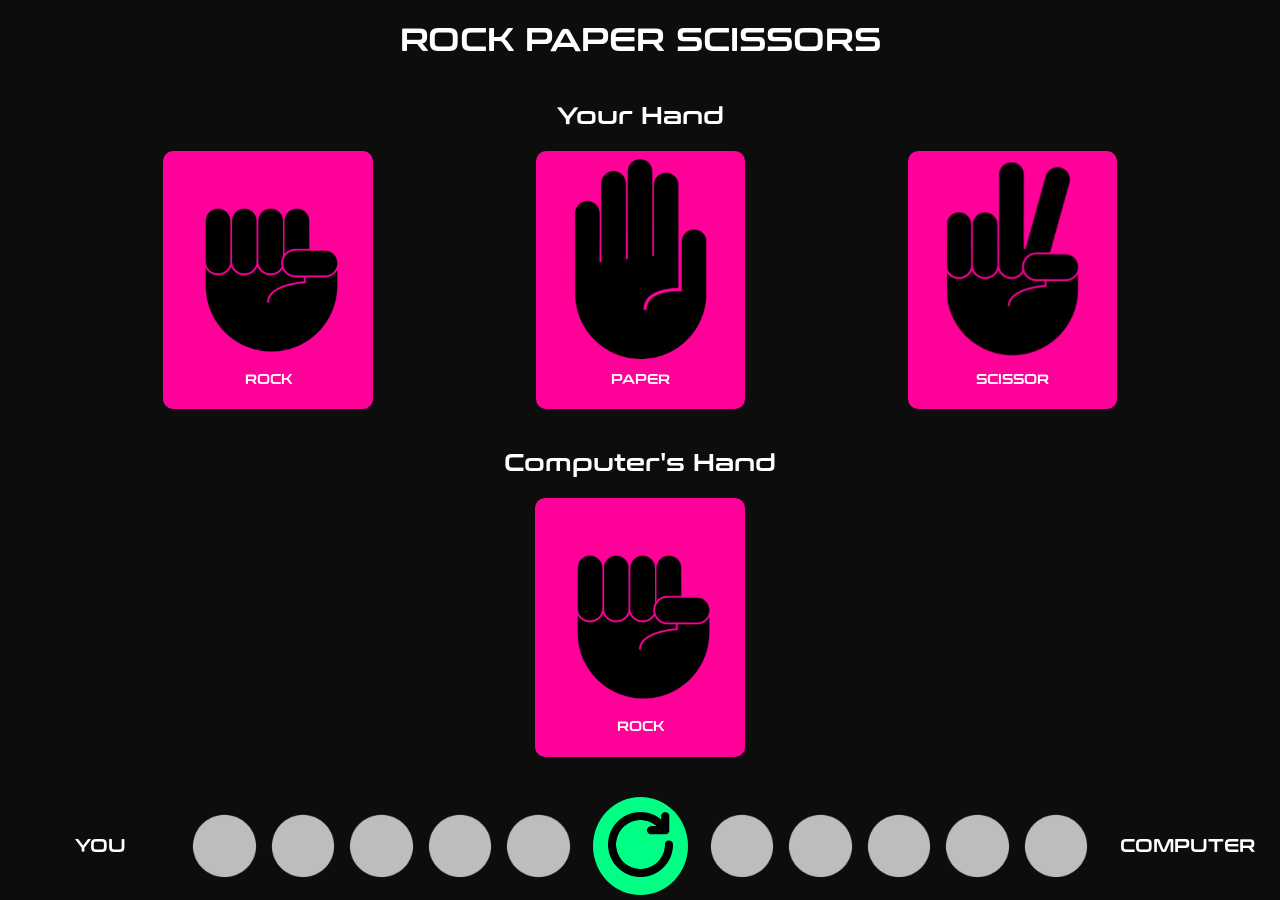
<file: index.html>
<!doctype html>
<html lang="en">

<head>
    <meta charset="UTF-8" />
    <meta name="viewport" content="width=device-width, initial-scale=1.0" />
    <title>ODIN RPS</title>
    <link rel="stylesheet" href="style.css" />
    <script src="script.js" defer></script>
</head>

<body>
    <h1 class="title">ROCK PAPER SCISSORS</h1>
    <div class="players">
        <div class="human">
            <h2 class="player-name">Your Hand</h2>
            <div class="human-choices">
                <button class="choice" id="rock">
                    <img src="img/odin-rock.png" />
                    <p>ROCK</p>
                </button>
                <button class="choice" id="paper">
                    <img src="img/odin-paper.png" />
                    <p>PAPER</p>
                </button>
                <button class="choice" id="scissor">
                    <img src="img/odin-scissor.png" />
                    <p>SCISSOR</p>
                </button>
            </div>
            <div class="computer">
                <h2>Computer's Hand</h2>
                <button class="comp-choice">
                    <img src="img/odin-rock.png" id="comp-img" />
                    <p id="comp-text">ROCK</p>
                </button>
            </div>
        </div>
    </div>
    <div class="score-bar">
        <div class="score-side left-side">
            <p>YOU</p>
            <div class="human-results">
                <div class="result" data-index="1">
                    <img src="img/odin-rps-placeholder.png" />
                </div>
                <div class="result" data-index="2">
                    <img src="img/odin-rps-placeholder.png" />
                </div>
                <div class="result" data-index="3">
                    <img src="img/odin-rps-placeholder.png" />
                </div>
                <div class="result" data-index="4">
                    <img src="img/odin-rps-placeholder.png" />
                </div>
                <div class="result" data-index="5">
                    <img src="img/odin-rps-placeholder.png" />
                </div>
            </div>
        </div>
        <button class="nexticon" id="continue">
            <img src="img/restart-icon.png" />
        </button>
        <div class="score-side right-side">
            <div class="comp-results">
                <div class="result" data-index="5">
                    <img src="img/odin-rps-placeholder.png" />
                </div>
                <div class="result" data-index="4">
                    <img src="img/odin-rps-placeholder.png" />
                </div>
                <div class="result" data-index="3">
                    <img src="img/odin-rps-placeholder.png" />
                </div>
                <div class="result" data-index="2">
                    <img src="img/odin-rps-placeholder.png" />
                </div>
                <div class="result" data-index="1">
                    <img src="img/odin-rps-placeholder.png" />
                </div>
            </div>
            <p style="margin-right: 20px">COMPUTER</p>
        </div>
    </div>
</body>

</html>
</file>
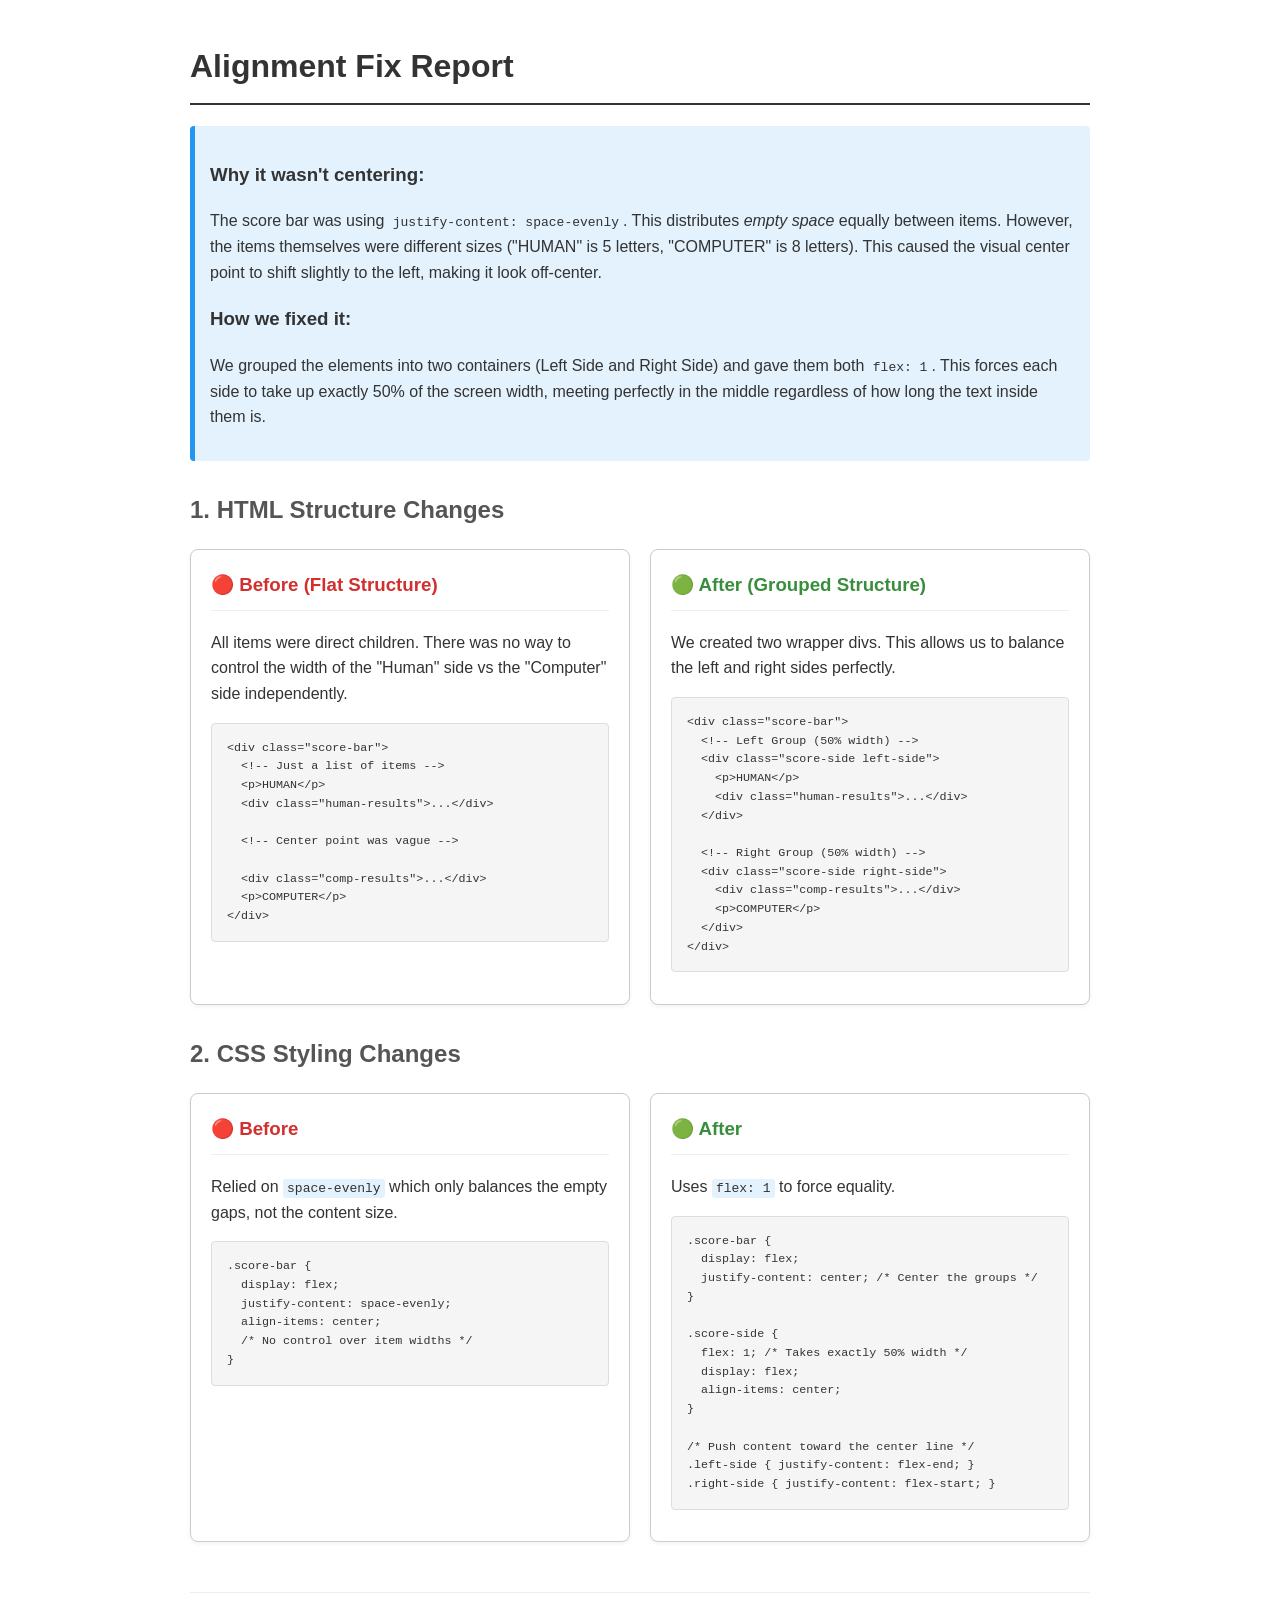
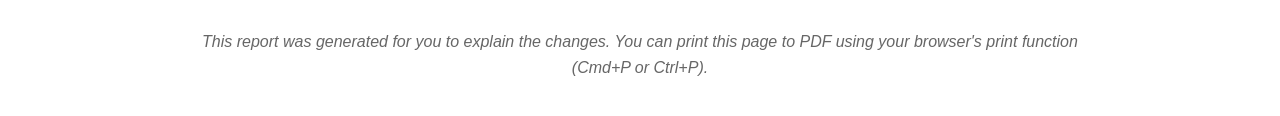
<file: alignment_fix_report.html>
<!DOCTYPE html>
<html lang="en">
<head>
    <meta charset="UTF-8">
    <meta name="viewport" content="width=device-width, initial-scale=1.0">
    <title>Score Bar Alignment Fix Report</title>
    <style>
        body { font-family: sans-serif; line-height: 1.6; max-width: 900px; margin: 0 auto; padding: 20px; color: #333; }
        h1 { border-bottom: 2px solid #333; padding-bottom: 10px; }
        h2 { margin-top: 30px; color: #555; }
        .comparison { display: flex; gap: 20px; margin-bottom: 20px; }
        .box { flex: 1; border: 1px solid #ccc; border-radius: 8px; padding: 20px; background: #fff; box-shadow: 0 2px 4px rgba(0,0,0,0.05); }
        .box h3 { margin-top: 0; border-bottom: 1px solid #eee; padding-bottom: 10px; } 
        .box h3.before { color: #d32f2f; }
        .box h3.after { color: #388e3c; }
        pre { background: #f5f5f5; padding: 15px; overflow-x: auto; border-radius: 4px; font-size: 0.9em; border: 1px solid #ddd; }
        .explanation { background: #e3f2fd; border-left: 5px solid #2196f3; padding: 15px; margin: 20px 0; border-radius: 4px; }
        code { background: #e3f2fd; padding: 2px 4px; border-radius: 3px; font-family: monospace; }
        .note { font-style: italic; color: #666; margin-top: 50px; text-align: center; border-top: 1px solid #eee; padding-top: 20px; }
    </style>
</head>
<body>
    <h1>Alignment Fix Report</h1>
    
    <div class="explanation">
        <h3>Why it wasn't centering:</h3>
        <p>The score bar was using <code>justify-content: space-evenly</code>. This distributes <em>empty space</em> equally between items. However, the items themselves were different sizes ("HUMAN" is 5 letters, "COMPUTER" is 8 letters). This caused the visual center point to shift slightly to the left, making it look off-center.</p>
        
        <h3>How we fixed it:</h3>
        <p>We grouped the elements into two containers (Left Side and Right Side) and gave them both <code>flex: 1</code>. This forces each side to take up exactly 50% of the screen width, meeting perfectly in the middle regardless of how long the text inside them is.</p>
    </div>

    <h2>1. HTML Structure Changes</h2>
    <div class="comparison">
        <div class="box">
            <h3 class="before">🔴 Before (Flat Structure)</h3>
            <p>All items were direct children. There was no way to control the width of the "Human" side vs the "Computer" side independently.</p>
            <pre>&lt;div class="score-bar"&gt;
  &lt;!-- Just a list of items --&gt;
  &lt;p&gt;HUMAN&lt;/p&gt;
  &lt;div class="human-results"&gt;...&lt;/div&gt;
  
  &lt;!-- Center point was vague --&gt;

  &lt;div class="comp-results"&gt;...&lt;/div&gt;
  &lt;p&gt;COMPUTER&lt;/p&gt;
&lt;/div&gt;</pre>
        </div>
        <div class="box">
            <h3 class="after">🟢 After (Grouped Structure)</h3>
            <p>We created two wrapper divs. This allows us to balance the left and right sides perfectly.</p>
            <pre>&lt;div class="score-bar"&gt;
  &lt;!-- Left Group (50% width) --&gt;
  &lt;div class="score-side left-side"&gt;
    &lt;p&gt;HUMAN&lt;/p&gt;
    &lt;div class="human-results"&gt;...&lt;/div&gt;
  &lt;/div&gt;
  
  &lt;!-- Right Group (50% width) --&gt;
  &lt;div class="score-side right-side"&gt;
    &lt;div class="comp-results"&gt;...&lt;/div&gt;
    &lt;p&gt;COMPUTER&lt;/p&gt;
  &lt;/div&gt;
&lt;/div&gt;</pre>
        </div>
    </div>

    <h2>2. CSS Styling Changes</h2>
    <div class="comparison">
        <div class="box">
            <h3 class="before">🔴 Before</h3>
            <p>Relied on <code>space-evenly</code> which only balances the empty gaps, not the content size.</p>
            <pre>.score-bar {
  display: flex;
  justify-content: space-evenly;
  align-items: center;
  /* No control over item widths */
}</pre>
        </div>
        <div class="box">
            <h3 class="after">🟢 After</h3>
            <p>Uses <code>flex: 1</code> to force equality.</p>
            <pre>.score-bar {
  display: flex;
  justify-content: center; /* Center the groups */
}

.score-side {
  flex: 1; /* Takes exactly 50% width */
  display: flex;
  align-items: center;
}

/* Push content toward the center line */
.left-side { justify-content: flex-end; }
.right-side { justify-content: flex-start; }</pre>
        </div>
    </div>

    <div class="note">
        <p>This report was generated for you to explain the changes. You can print this page to PDF using your browser's print function (Cmd+P or Ctrl+P).</p>
    </div>
</body>
</html>
</file>
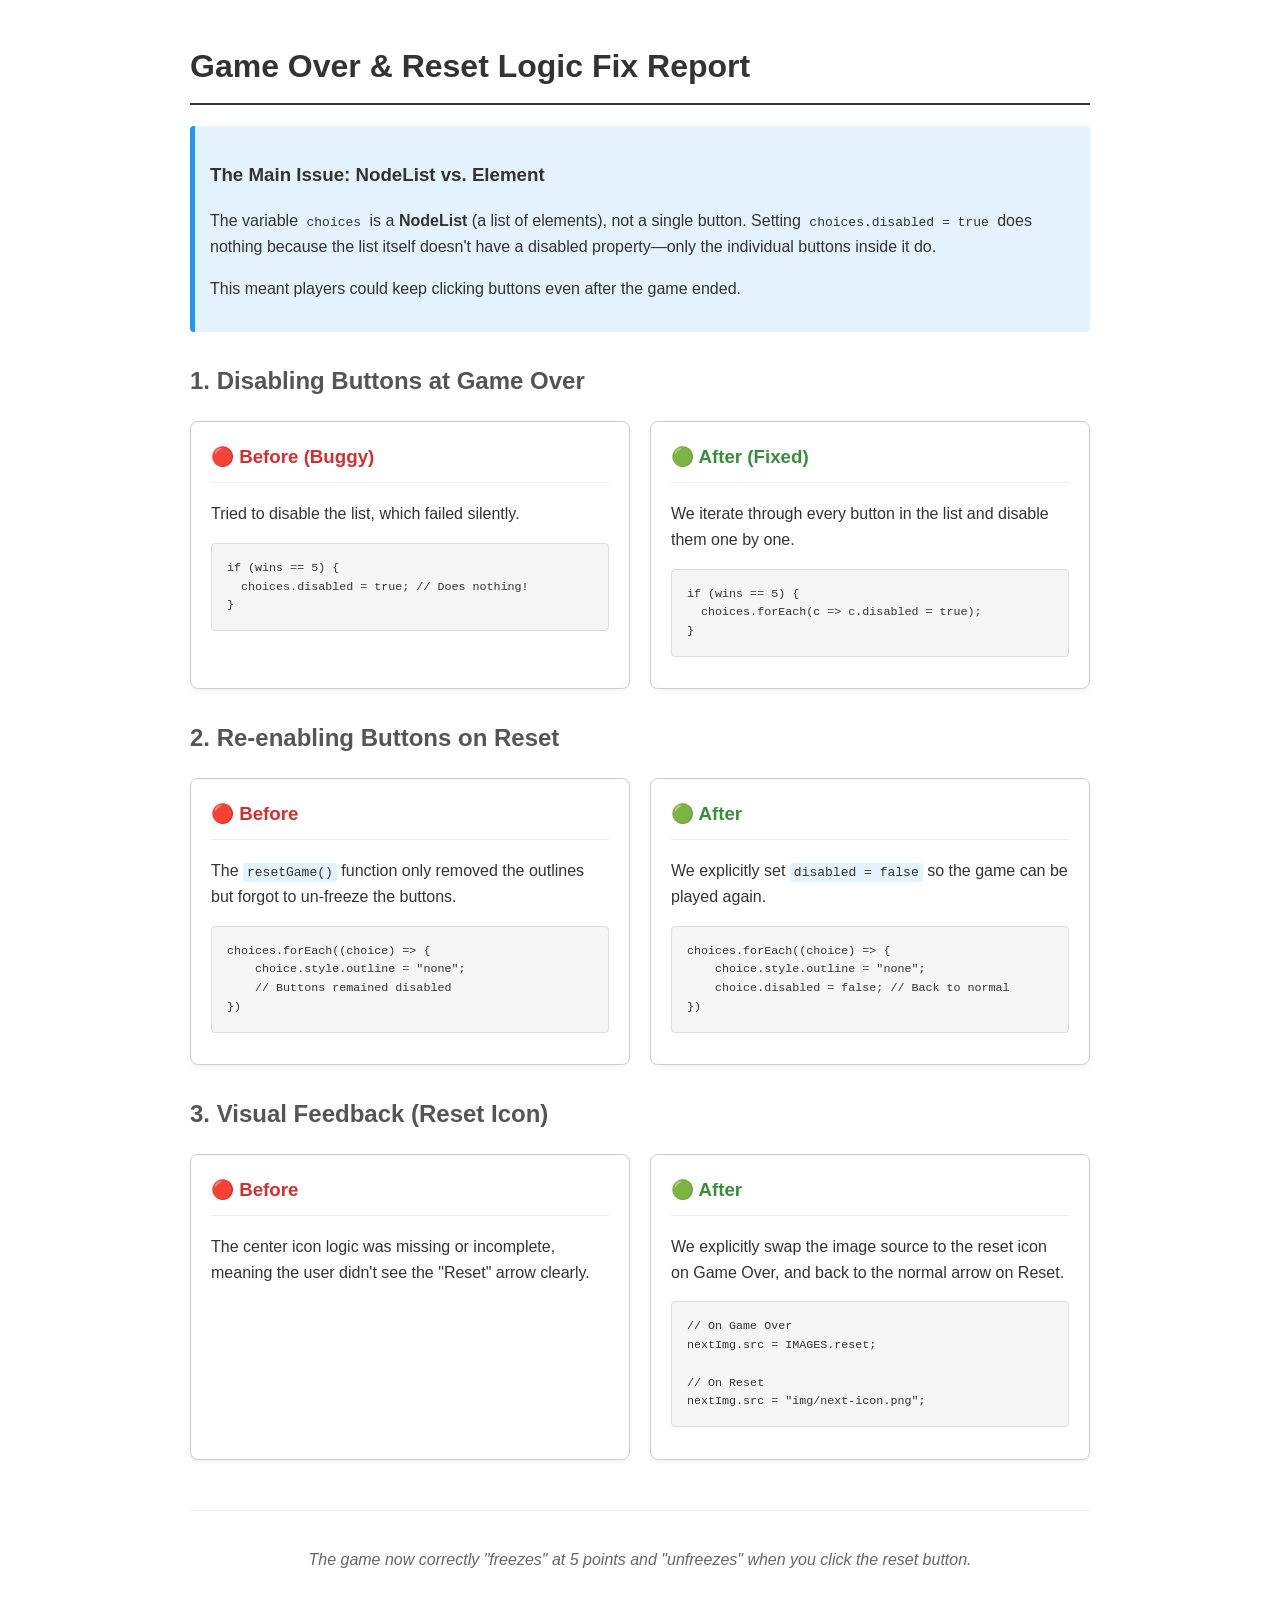
<file: game_over_fix_report.html>
<!DOCTYPE html>
<html lang="en">
<head>
    <meta charset="UTF-8">
    <meta name="viewport" content="width=device-width, initial-scale=1.0">
    <title>Game Over & Reset Logic Fix Report</title>
    <style>
        body { font-family: sans-serif; line-height: 1.6; max-width: 900px; margin: 0 auto; padding: 20px; color: #333; }
        h1 { border-bottom: 2px solid #333; padding-bottom: 10px; }
        h2 { margin-top: 30px; color: #555; }
        .comparison { display: flex; gap: 20px; margin-bottom: 20px; }
        .box { flex: 1; border: 1px solid #ccc; border-radius: 8px; padding: 20px; background: #fff; box-shadow: 0 2px 4px rgba(0,0,0,0.05); }
        .box h3 { margin-top: 0; border-bottom: 1px solid #eee; padding-bottom: 10px; } 
        .box h3.problem { color: #d32f2f; }
        .box h3.solution { color: #388e3c; }
        pre { background: #f5f5f5; padding: 15px; overflow-x: auto; border-radius: 4px; font-size: 0.9em; border: 1px solid #ddd; }
        .explanation { background: #e3f2fd; border-left: 5px solid #2196f3; padding: 15px; margin: 20px 0; border-radius: 4px; }
        code { background: #e3f2fd; padding: 2px 4px; border-radius: 3px; font-family: monospace; }
        .note { font-style: italic; color: #666; margin-top: 50px; text-align: center; border-top: 1px solid #eee; padding-top: 20px; }
    </style>
</head>
<body>
    <h1>Game Over & Reset Logic Fix Report</h1>
    
    <div class="explanation">
        <h3>The Main Issue: NodeList vs. Element</h3>
        <p>The variable <code>choices</code> is a <strong>NodeList</strong> (a list of elements), not a single button. Setting <code>choices.disabled = true</code> does nothing because the list itself doesn't have a disabled property—only the individual buttons inside it do.</p>
        <p>This meant players could keep clicking buttons even after the game ended.</p>
    </div>

    <h2>1. Disabling Buttons at Game Over</h2>
    <div class="comparison">
        <div class="box">
            <h3 class="problem">🔴 Before (Buggy)</h3>
            <p>Tried to disable the list, which failed silently.</p>
            <pre>if (wins == 5) {
  choices.disabled = true; // Does nothing!
}</pre>
        </div>
        <div class="box">
            <h3 class="solution">🟢 After (Fixed)</h3>
            <p>We iterate through every button in the list and disable them one by one.</p>
            <pre>if (wins == 5) {
  choices.forEach(c => c.disabled = true);
}</pre>
        </div>
    </div>

    <h2>2. Re-enabling Buttons on Reset</h2>
    <div class="comparison">
        <div class="box">
            <h3 class="problem">🔴 Before</h3>
            <p>The <code>resetGame()</code> function only removed the outlines but forgot to un-freeze the buttons.</p>
            <pre>choices.forEach((choice) => {
    choice.style.outline = "none";
    // Buttons remained disabled
})</pre>
        </div>
        <div class="box">
            <h3 class="solution">🟢 After</h3>
            <p>We explicitly set <code>disabled = false</code> so the game can be played again.</p>
            <pre>choices.forEach((choice) => {
    choice.style.outline = "none";
    choice.disabled = false; // Back to normal
})</pre>
        </div>
    </div>

    <h2>3. Visual Feedback (Reset Icon)</h2>
    <div class="comparison">
        <div class="box">
            <h3 class="problem">🔴 Before</h3>
            <p>The center icon logic was missing or incomplete, meaning the user didn't see the "Reset" arrow clearly.</p>
        </div>
        <div class="box">
            <h3 class="solution">🟢 After</h3>
            <p>We explicitly swap the image source to the reset icon on Game Over, and back to the normal arrow on Reset.</p>
            <pre>// On Game Over
nextImg.src = IMAGES.reset;

// On Reset
nextImg.src = "img/next-icon.png";</pre>
        </div>
    </div>

    <div class="note">
        <p>The game now correctly "freezes" at 5 points and "unfreezes" when you click the reset button.</p>
    </div>
</body>
</html>
</file>
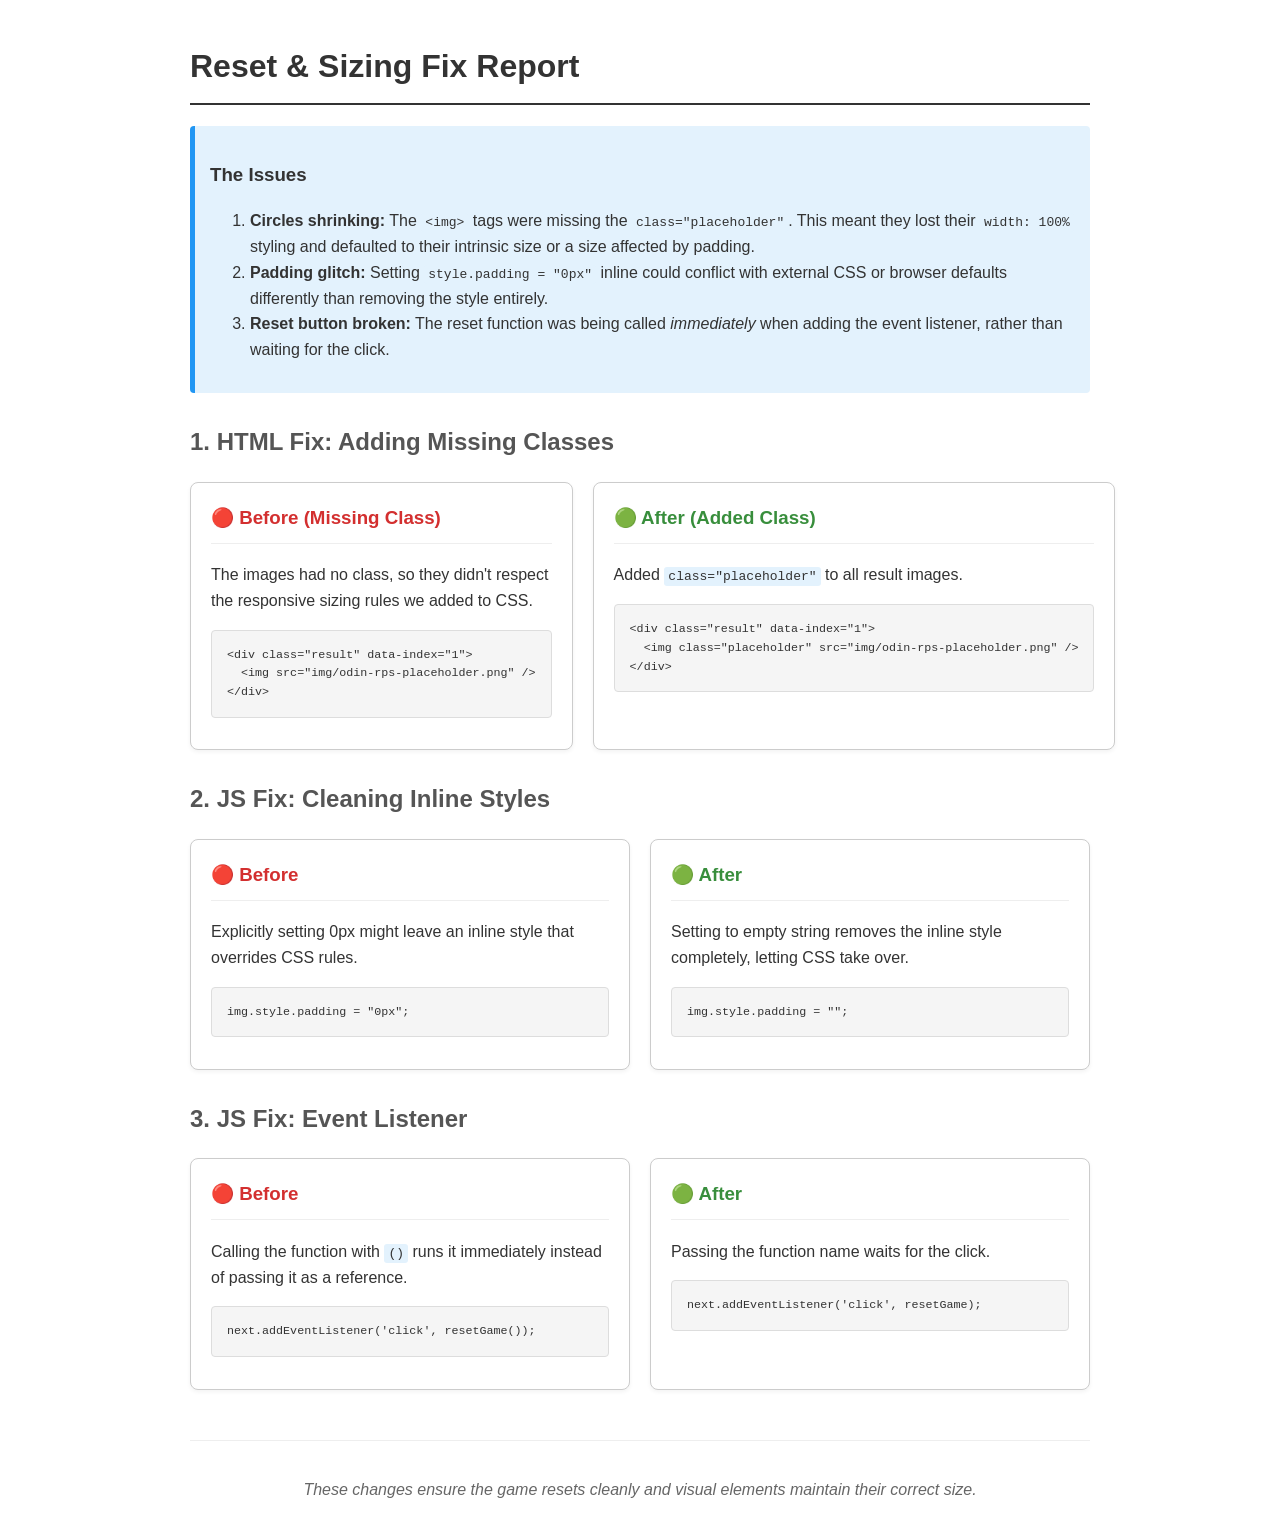
<file: reset_fix_report.html>
<!DOCTYPE html>
<html lang="en">
<head>
    <meta charset="UTF-8">
    <meta name="viewport" content="width=device-width, initial-scale=1.0">
    <title>Reset & Sizing Fix Report</title>
    <style>
        body { font-family: sans-serif; line-height: 1.6; max-width: 900px; margin: 0 auto; padding: 20px; color: #333; }
        h1 { border-bottom: 2px solid #333; padding-bottom: 10px; }
        h2 { margin-top: 30px; color: #555; }
        .comparison { display: flex; gap: 20px; margin-bottom: 20px; }
        .box { flex: 1; border: 1px solid #ccc; border-radius: 8px; padding: 20px; background: #fff; box-shadow: 0 2px 4px rgba(0,0,0,0.05); }
        .box h3 { margin-top: 0; border-bottom: 1px solid #eee; padding-bottom: 10px; } 
        .box h3.problem { color: #d32f2f; }
        .box h3.solution { color: #388e3c; }
        pre { background: #f5f5f5; padding: 15px; overflow-x: auto; border-radius: 4px; font-size: 0.9em; border: 1px solid #ddd; }
        .explanation { background: #e3f2fd; border-left: 5px solid #2196f3; padding: 15px; margin: 20px 0; border-radius: 4px; }
        code { background: #e3f2fd; padding: 2px 4px; border-radius: 3px; font-family: monospace; }
        .note { font-style: italic; color: #666; margin-top: 50px; text-align: center; border-top: 1px solid #eee; padding-top: 20px; }
    </style>
</head>
<body>
    <h1>Reset & Sizing Fix Report</h1>
    
    <div class="explanation">
        <h3>The Issues</h3>
        <ol>
            <li><strong>Circles shrinking:</strong> The <code>&lt;img&gt;</code> tags were missing the <code>class="placeholder"</code>. This meant they lost their <code>width: 100%</code> styling and defaulted to their intrinsic size or a size affected by padding.</li>
            <li><strong>Padding glitch:</strong> Setting <code>style.padding = "0px"</code> inline could conflict with external CSS or browser defaults differently than removing the style entirely.</li>
            <li><strong>Reset button broken:</strong> The reset function was being called <em>immediately</em> when adding the event listener, rather than waiting for the click.</li>
        </ol>
    </div>

    <h2>1. HTML Fix: Adding Missing Classes</h2>
    <div class="comparison">
        <div class="box">
            <h3 class="problem">🔴 Before (Missing Class)</h3>
            <p>The images had no class, so they didn't respect the responsive sizing rules we added to CSS.</p>
            <pre>&lt;div class="result" data-index="1"&gt;
  &lt;img src="img/odin-rps-placeholder.png" /&gt;
&lt;/div&gt;</pre>
        </div>
        <div class="box">
            <h3 class="solution">🟢 After (Added Class)</h3>
            <p>Added <code>class="placeholder"</code> to all result images.</p>
            <pre>&lt;div class="result" data-index="1"&gt;
  &lt;img class="placeholder" src="img/odin-rps-placeholder.png" /&gt;
&lt;/div&gt;</pre>
        </div>
    </div>

    <h2>2. JS Fix: Cleaning Inline Styles</h2>
    <div class="comparison">
        <div class="box">
            <h3 class="problem">🔴 Before</h3>
            <p>Explicitly setting 0px might leave an inline style that overrides CSS rules.</p>
            <pre>img.style.padding = "0px";</pre>
        </div>
        <div class="box">
            <h3 class="solution">🟢 After</h3>
            <p>Setting to empty string removes the inline style completely, letting CSS take over.</p>
            <pre>img.style.padding = "";</pre>
        </div>
    </div>

    <h2>3. JS Fix: Event Listener</h2>
    <div class="comparison">
        <div class="box">
            <h3 class="problem">🔴 Before</h3>
            <p>Calling the function with <code>()</code> runs it immediately instead of passing it as a reference.</p>
            <pre>next.addEventListener('click', resetGame());</pre>
        </div>
        <div class="box">
            <h3 class="solution">🟢 After</h3>
            <p>Passing the function name waits for the click.</p>
            <pre>next.addEventListener('click', resetGame);</pre>
        </div>
    </div>

    <div class="note">
        <p>These changes ensure the game resets cleanly and visual elements maintain their correct size.</p>
    </div>
</body>
</html>
</file>
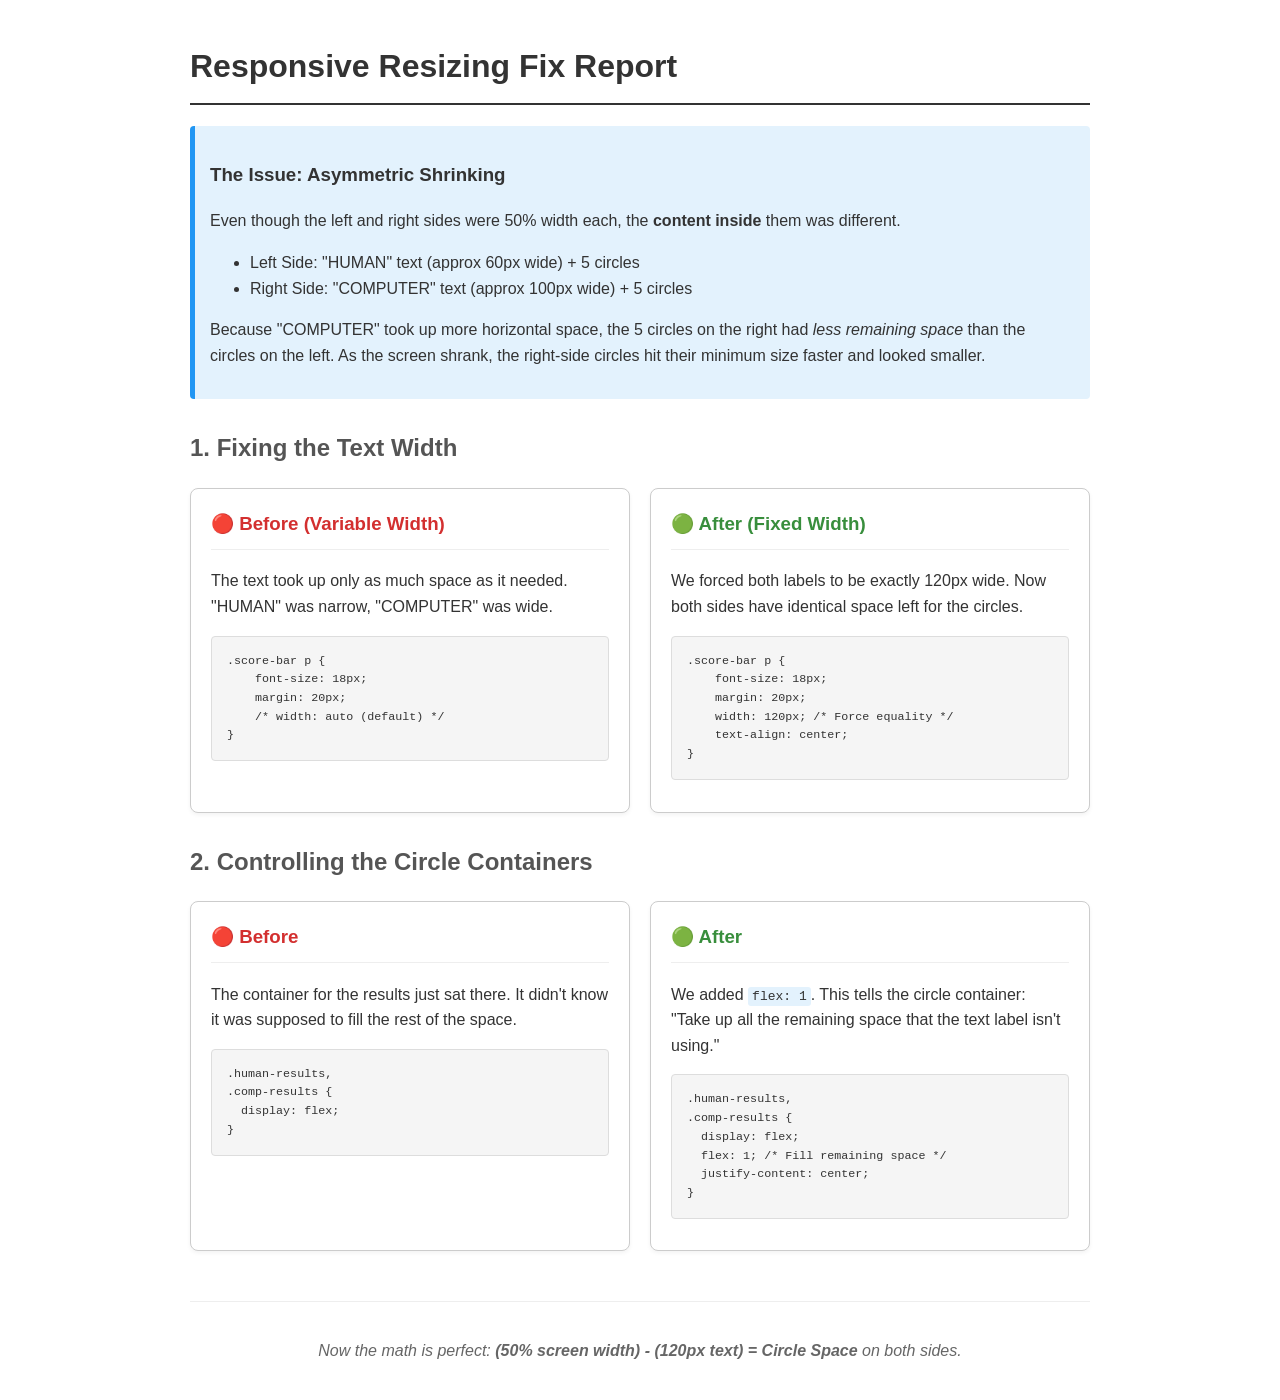
<file: lessons/responsive_fix_report.html>
<!DOCTYPE html>
<html lang="en">
<head>
    <meta charset="UTF-8">
    <meta name="viewport" content="width=device-width, initial-scale=1.0">
    <title>Responsive Score Bar Fix Report</title>
    <style>
        body { font-family: sans-serif; line-height: 1.6; max-width: 900px; margin: 0 auto; padding: 20px; color: #333; }
        h1 { border-bottom: 2px solid #333; padding-bottom: 10px; }
        h2 { margin-top: 30px; color: #555; }
        .comparison { display: flex; gap: 20px; margin-bottom: 20px; }
        .box { flex: 1; border: 1px solid #ccc; border-radius: 8px; padding: 20px; background: #fff; box-shadow: 0 2px 4px rgba(0,0,0,0.05); }
        .box h3 { margin-top: 0; border-bottom: 1px solid #eee; padding-bottom: 10px; } 
        .box h3.problem { color: #d32f2f; }
        .box h3.solution { color: #388e3c; }
        pre { background: #f5f5f5; padding: 15px; overflow-x: auto; border-radius: 4px; font-size: 0.9em; border: 1px solid #ddd; }
        .explanation { background: #e3f2fd; border-left: 5px solid #2196f3; padding: 15px; margin: 20px 0; border-radius: 4px; }
        code { background: #e3f2fd; padding: 2px 4px; border-radius: 3px; font-family: monospace; }
        .note { font-style: italic; color: #666; margin-top: 50px; text-align: center; border-top: 1px solid #eee; padding-top: 20px; }
    </style>
</head>
<body>
    <h1>Responsive Resizing Fix Report</h1>
    
    <div class="explanation">
        <h3>The Issue: Asymmetric Shrinking</h3>
        <p>Even though the left and right sides were 50% width each, the <strong>content inside</strong> them was different.</p>
        <ul>
            <li>Left Side: "HUMAN" text (approx 60px wide) + 5 circles</li>
            <li>Right Side: "COMPUTER" text (approx 100px wide) + 5 circles</li>
        </ul>
        <p>Because "COMPUTER" took up more horizontal space, the 5 circles on the right had <em>less remaining space</em> than the circles on the left. As the screen shrank, the right-side circles hit their minimum size faster and looked smaller.</p>
    </div>

    <h2>1. Fixing the Text Width</h2>
    <div class="comparison">
        <div class="box">
            <h3 class="problem">🔴 Before (Variable Width)</h3>
            <p>The text took up only as much space as it needed. "HUMAN" was narrow, "COMPUTER" was wide.</p>
            <pre>.score-bar p {
    font-size: 18px;
    margin: 20px;
    /* width: auto (default) */
}</pre>
        </div>
        <div class="box">
            <h3 class="solution">🟢 After (Fixed Width)</h3>
            <p>We forced both labels to be exactly 120px wide. Now both sides have identical space left for the circles.</p>
            <pre>.score-bar p {
    font-size: 18px;
    margin: 20px;
    width: 120px; /* Force equality */
    text-align: center;
}</pre>
        </div>
    </div>

    <h2>2. Controlling the Circle Containers</h2>
    <div class="comparison">
        <div class="box">
            <h3 class="problem">🔴 Before</h3>
            <p>The container for the results just sat there. It didn't know it was supposed to fill the rest of the space.</p>
            <pre>.human-results,
.comp-results {
  display: flex;
}</pre>
        </div>
        <div class="box">
            <h3 class="solution">🟢 After</h3>
            <p>We added <code>flex: 1</code>. This tells the circle container: "Take up all the remaining space that the text label isn't using."</p>
            <pre>.human-results,
.comp-results {
  display: flex;
  flex: 1; /* Fill remaining space */
  justify-content: center;
}</pre>
        </div>
    </div>

    <div class="note">
        <p>Now the math is perfect: <strong>(50% screen width) - (120px text) = Circle Space</strong> on both sides.</p>
    </div>
</body>
</html>
</file>
<file: style.css>
@font-face {
    font-family: "Conthrax";
    src: url("./fonts/Conthrax-SemiBold.otf") format("opentype");
    font-weight: normal;
    /* SemiBold is usually 600 */
    font-style: normal;
}

* {
    box-sizing: border-box;
}


body {
    width: 100%;
    background-color: #0D0D0D;
    color: #FFFFFF;
    font-family: "Conthrax", sans-serif;
    display: flex;
    flex-direction: column;
    align-items: center;
    margin: 0px;
}


.players {
    width: 100%;
    display: flex;
    flex-wrap: wrap;
    flex-direction: column;
    gap: 50px;
    align-items: center;

}

.players>div {
    flex: 1;
}

.human {
    width: 100%;
    display: flex;
    align-items: center;
    flex-flow: column wrap;
}

.human-choices {
    width: 100%;
    display: flex;
    justify-content: space-evenly;
}

.choice,
.comp-choice {
    background-color: #FF0099;
    border-radius: 10px;
    display: flex;
    flex-direction: column;
    align-items: center;
    padding: 8px;
    font-family: "Conthrax", sans-serif;
    color: #FFFFFF;
    cursor: pointer;
    outline: none;
    box-shadow: none;
    border: none;
}

.choice img,
.comp-choice img {
    max-height: 200px;
    width: auto;
}

.choice:active {
    transform: translateY(4px);
}

.comp-choice:active {
    transform: translateY(2px);

}

.computer {
    display: flex;
    flex-direction: column;
    align-items: center;
    margin: 20px;
}

.score-bar {
    width: 100%;
    display: flex;
    justify-content: center;
    align-items: center;
    margin-top: 20px;
    flex: 1;
    padding: 0 20px;
    /* Add padding to prevent content from hitting the edges */
}

.score-side {
    flex: 1;
    display: flex;
    align-items: center;
    gap: 10px;
}

.left-side {
    justify-content: flex-end;
    padding-right: 20px;
}

.right-side {
    justify-content: flex-start;
    padding-left: 20px;
}

.score-bar p {
    font-size: 18px;
    margin: 20px;
    width: 120px;
    /* Fixed width to ensure symmetry */
    text-align: center;
}

.human-results,
.comp-results {
    display: flex;
    flex: 1;
    /* Take up all remaining space */
    justify-content: center;
    /* Center the results within their area */
    gap: 10px;
}

.result {
    flex: 1;
    display: flex;
    justify-content: center;
    min-width: 0;
    /* Allows the container to shrink smaller than its content */
    border-radius: 100%;
}

.result img {
    width: 100%;
    max-width: 100px;
    height: auto;
}

.nexticon img {
    width: 75px;
    height: auto;
    padding: 5px;
}

.nexticon {
    margin: 0;
    background-color: #00FF85;
    border-radius: 100%;
    padding: 10px;
}

.nexticon {
    cursor: pointer;
    outline: none;
    box-shadow: none;
    border: none;
}

.nexticon:active {
    transform: translateY(4px);
}

.comp-result .result {
    background-color: #E60000;
}

.human-choices .result {
    background-color: #1E90FF;
}

@keyframes blink {
    0% {
        box-shadow: 0 0 0 0px #00FF85;
    }

    50% {
        box-shadow: 0 0 15px 5px #00FF85;
    }

    100% {
        box-shadow: 0 0 0 0px #00FF85;
    }
}

.winner-blink .result {
    animation: blink 0.6s ease-in-out infinite;
}

/* body::after {
  content: "";
  position: fixed;
  top: 0;
  left: 50%;
  width: 2px;
  height: 100vh;
  background: red;
  transform: translateX(-50%);
  pointer-events: none;
  z-index: 9999;
} */

/* .score-bar::after {
  z-index: 0;  
  content: "";
  position: absolute;
  top: 0;
  left: 50%;
  width: 2px;
  height: 100%;
  background: black;
  transform: translateX(-50%);
  pointer-events: none;
} */

/* 
.nexticon {
  position: relative;
}

.nexticon::after {
  content: "";
  position: absolute;
  top: 0;
  left: 50%;
  width: 2px;
  height: 100%;
  background: red; /* change color if you want */
/*transform: translateX(-50%);
  pointer-events: none;
} */
</file>
